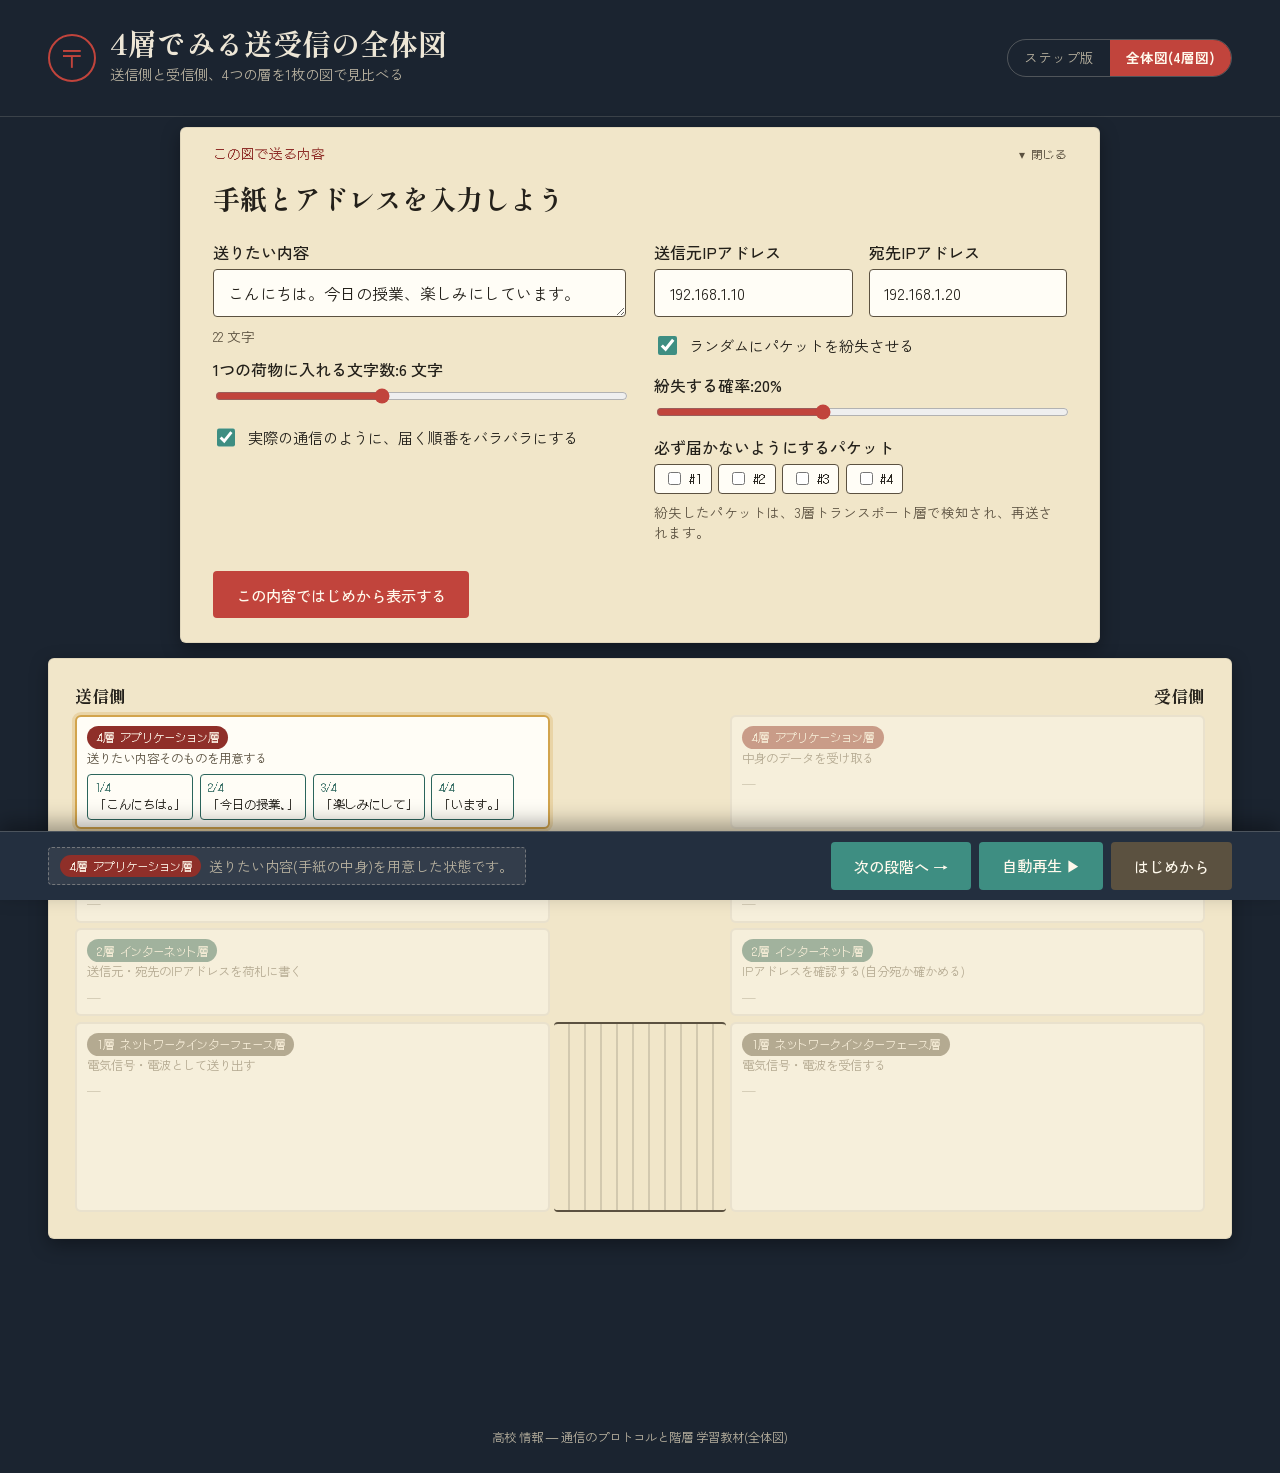
<file: index.html>
<!DOCTYPE html>
<html lang="ja">
<head>
<meta charset="UTF-8">
<meta name="viewport" content="width=device-width, initial-scale=1.0">
<title>4層でみる送受信の全体図 ― 通信のプロトコルと階層</title>
<link rel="preconnect" href="https://fonts.googleapis.com">
<link rel="preconnect" href="https://fonts.gstatic.com" crossorigin>
<link href="https://fonts.googleapis.com/css2?family=Shippori+Mincho:wght@500;700&family=Zen+Kaku+Gothic+New:wght@400;500;700&family=DotGothic16&display=swap" rel="stylesheet">
<link rel="stylesheet" href="style.css">
<link rel="stylesheet" href="layers.css">
</head>
<body class="layers-page">

<header class="app-header">
  <div class="app-header__title">
    <span class="app-header__mark">〒</span>
    <div>
      <h1>4層でみる送受信の全体図</h1>
      <p>送信側と受信側、4つの層を1枚の図で見比べる</p>
    </div>
  </div>
  <nav class="page-tabs" aria-label="ページ切り替え">
    <a class="page-tabs__item" href="steps.html">ステップ版</a>
    <span class="page-tabs__item is-active" aria-current="page">全体図(4層図)</span>
  </nav>
</header>

<main class="layers-main">

  <!-- 入力パネル(折りたたみ式・初期は閉じている) -->
  <details class="card layers-panel" id="inputPanel" open>
    <summary class="layers-panel__summary">
      <span class="card__eyebrow" style="margin:0;">この図で送る内容</span>
    </summary>
    <div class="layers-panel__body">
      <h2>手紙とアドレスを入力しよう</h2>

      <div class="layers-input-grid">
        <div class="layers-input-col">
          <label for="msgInput" class="field-label">送りたい内容</label>
          <textarea id="msgInput" maxlength="120" rows="1" placeholder="例:こんにちは。今日の授業、楽しみにしています。">こんにちは。今日の授業、楽しみにしています。</textarea>
          <p class="hint" id="msgCount">0 文字</p>

          <label for="chunkInput" class="field-label">
            1つの荷物に入れる文字数:<output id="chunkVal">6</output> 文字
          </label>
          <input type="range" id="chunkInput" min="2" max="12" value="6">

          <label class="toggle">
            <input type="checkbox" id="shuffleInput" checked>
            <span>実際の通信のように、届く順番をバラバラにする</span>
          </label>
        </div>

        <div class="layers-input-col">
          <div class="ip-fields">
            <div>
              <label for="srcInput" class="field-label">送信元IPアドレス</label>
              <input type="text" id="srcInput" value="192.168.1.10">
            </div>
            <div>
              <label for="dstInput" class="field-label">宛先IPアドレス</label>
              <input type="text" id="dstInput" value="192.168.1.20">
            </div>
          </div>

          <label class="toggle">
            <input type="checkbox" id="randomLossInput" checked>
            <span>ランダムにパケットを紛失させる</span>
          </label>
          <div class="layers-loss-rate" id="lossRateWrap">
            <label for="lossRateInput" class="field-label">
              紛失する確率:<output id="lossRateVal">20</output>%
            </label>
            <input type="range" id="lossRateInput" min="0" max="50" value="20">
          </div>

          <p class="field-label">必ず届かないようにするパケット</p>
          <div class="layers-loss-picker" id="lossPicker"></div>
          <p class="hint">紛失したパケットは、3層トランスポート層で検知され、再送されます。</p>
        </div>
      </div>

      <div class="step-nav">
        <button class="primary-btn" id="applyBtn">この内容ではじめから表示する</button>
      </div>
    </div>
  </details>

  <!-- 4層の図 -->
  <section class="card layers-diagram-card">
    <div class="layers-diagram-heads">
      <span class="layers-diagram-heads__label">送信側</span>
      <span></span>
      <span class="layers-diagram-heads__label">受信側</span>
    </div>

    <div class="layers-diagram" id="layersDiagram">

      <!-- 4層 アプリケーション層 -->
      <div class="layer-cell" data-row="send-app">
        <span class="layer-pill layer-pill--app">4層 アプリケーション層</span>
        <p class="layers-role">送りたい内容そのものを用意する</p>
        <div class="layers-packets" id="cell-send-app"></div>
      </div>
      <div class="layer-gutter"></div>
      <div class="layer-cell" data-row="receive-app">
        <span class="layer-pill layer-pill--app">4層 アプリケーション層</span>
        <p class="layers-role">中身のデータを受け取る</p>
        <div class="layers-packets" id="cell-receive-app"></div>
        <div id="finalResult" class="reassembled" hidden>
          <p class="field-label">組み立てられた内容</p>
          <p id="finalText" class="reassembled__text"></p>
          <p id="finalCheck" class="reassembled__check"></p>
        </div>
      </div>

      <!-- 3層 トランスポート層 -->
      <div class="layer-cell" data-row="send-transport">
        <span class="layer-pill layer-pill--transport">3層 トランスポート層</span>
        <p class="layers-role">分割した荷物に通し番号をつける</p>
        <div class="layers-packets" id="cell-send-transport"></div>
      </div>
      <div class="layer-gutter"></div>
      <div class="layer-cell" data-row="receive-transport">
        <span class="layer-pill layer-pill--transport">3層 トランスポート層</span>
        <p class="layers-role">通し番号を確認し、正しい順に並べ替える</p>
        <div class="layers-packets" id="cell-receive-transport"></div>
        <div id="lossAlert" class="layers-loss-alert" hidden>
          <p id="lossAlertText"></p>
          <button class="secondary-btn" id="retransmitBtn">再送する</button>
        </div>
      </div>

      <!-- 2層 インターネット層 -->
      <div class="layer-cell" data-row="send-network">
        <span class="layer-pill layer-pill--network">2層 インターネット層</span>
        <p class="layers-role">送信元・宛先のIPアドレスを荷札に書く</p>
        <div class="layers-packets" id="cell-send-network"></div>
      </div>
      <div class="layer-gutter"></div>
      <div class="layer-cell" data-row="receive-network">
        <span class="layer-pill layer-pill--network">2層 インターネット層</span>
        <p class="layers-role">IPアドレスを確認する(自分宛か確かめる)</p>
        <div class="layers-packets" id="cell-receive-network"></div>
      </div>

      <!-- 1層 ネットワークインターフェース層(伝送経路) -->
      <div class="layer-cell layer-cell--physical" data-row="send-physical">
        <span class="layer-pill layer-pill--physical">1層 ネットワークインターフェース層</span>
        <p class="layers-role">電気信号・電波として送り出す</p>
        <div class="layers-packets" id="cell-send-physical"></div>
        <p class="hint layers-order-line" id="sentOrderLine" hidden>送信順: <span id="sentOrderText"></span></p>
      </div>
      <div class="layer-gutter layer-gutter--track">
        <div class="transit__track" id="layersTrack"></div>
      </div>
      <div class="layer-cell layer-cell--physical" data-row="receive-physical">
        <span class="layer-pill layer-pill--physical">1層 ネットワークインターフェース層</span>
        <p class="layers-role">電気信号・電波を受信する</p>
        <div class="layers-packets" id="cell-receive-physical"></div>
        <p class="hint layers-order-line" id="arrivedOrderLine" hidden>到着順: <span id="arrivedOrderText"></span></p>
      </div>

    </div>
  </section>

</main>

<footer class="app-footer">
  <p>高校 情報 ― 通信のプロトコルと階層 学習教材(全体図)</p>
</footer>

<!-- 操作パネル(画面下部に常時固定表示) -->
<div class="layers-controlbar" id="controlPanel">
  <div class="layers-controlbar__inner">
    <div class="layers-current" id="currentCaption">
      <span class="layer-pill layer-pill--app" id="currentPill">4層 アプリケーション層</span>
      <span id="currentDesc">送りたい内容(手紙の中身)を用意した状態です。</span>
    </div>
    <div class="step-nav">
      <button class="secondary-btn" id="nextBtn">次の段階へ →</button>
      <button class="secondary-btn" id="autoBtn">自動再生 ▶</button>
      <button class="reset-btn" id="resetBtn">はじめから</button>
    </div>
  </div>
</div>

<script src="layers.js"></script>
</body>
</html>
</file>
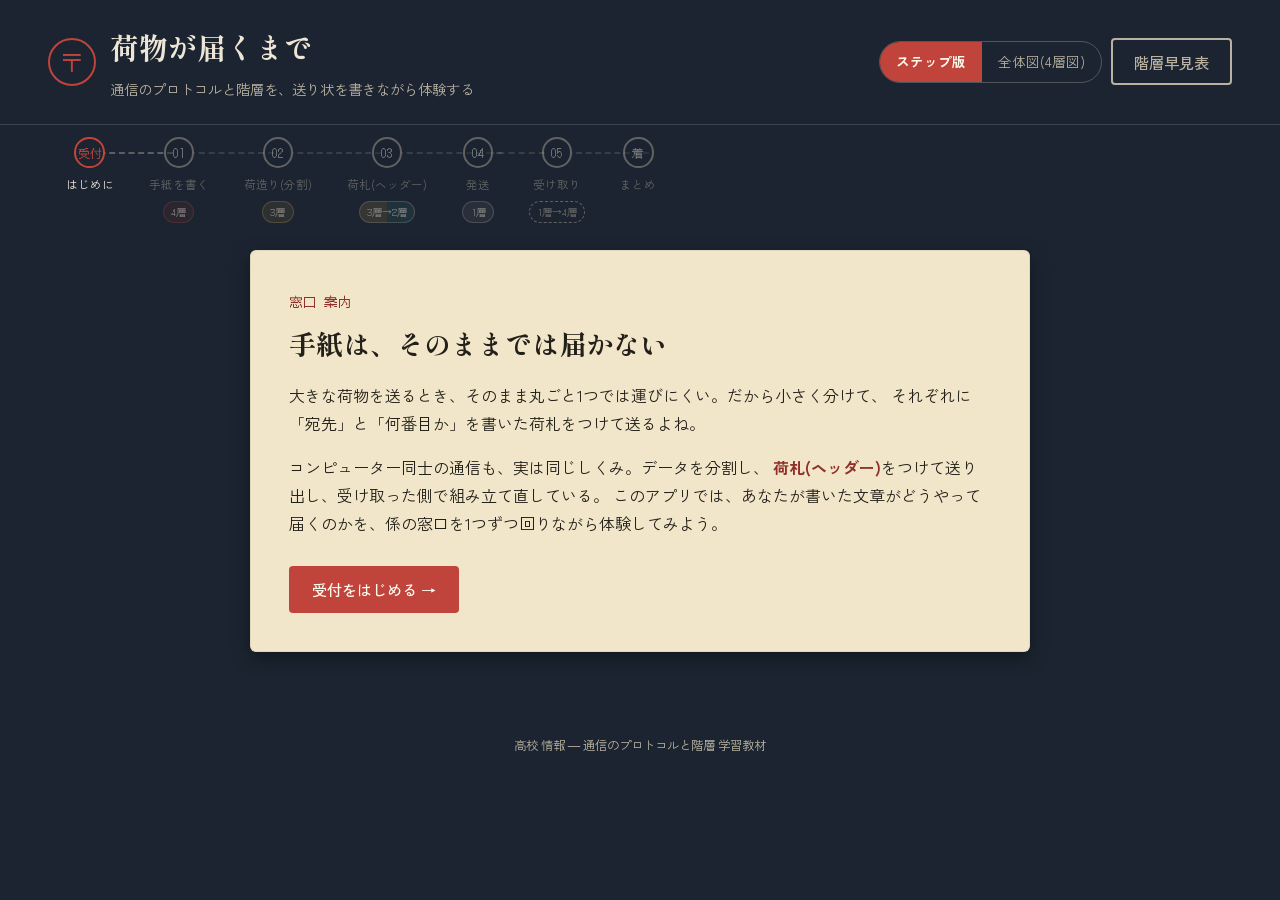
<file: steps.html>
<!DOCTYPE html>
<html lang="ja">
<head>
<meta charset="UTF-8">
<meta name="viewport" content="width=device-width, initial-scale=1.0">
<title>荷物が届くまで ― 通信のプロトコルと階層</title>
<link rel="preconnect" href="https://fonts.googleapis.com">
<link rel="preconnect" href="https://fonts.gstatic.com" crossorigin>
<link href="https://fonts.googleapis.com/css2?family=Shippori+Mincho:wght@500;700&family=Zen+Kaku+Gothic+New:wght@400;500;700&family=DotGothic16&display=swap" rel="stylesheet">
<link rel="stylesheet" href="style.css">
</head>
<body>

<header class="app-header">
  <div class="app-header__title">
    <span class="app-header__mark">〒</span>
    <div>
      <h1>荷物が届くまで</h1>
      <p>通信のプロトコルと階層を、送り状を書きながら体験する</p>
    </div>
  </div>
  <div class="app-header__actions">
    <nav class="page-tabs" aria-label="ページ切り替え">
      <span class="page-tabs__item is-active" aria-current="page">ステップ版</span>
      <a class="page-tabs__item" href="index.html">全体図(4層図)</a>
    </nav>
    <button id="layerGuideToggle" class="ghost-btn" aria-expanded="false" aria-controls="layerGuide">
      階層早見表
    </button>
  </div>
</header>

<nav class="route" aria-label="学習の手順">
  <ol id="routeList">
    <li data-step="0">
      <span class="route__stamp">受付</span><span class="route__label">はじめに</span>
    </li>
    <li data-step="1">
      <span class="route__stamp">01</span><span class="route__label">手紙を書く</span>
      <span class="route__layer" data-layer="app">4層</span>
    </li>
    <li data-step="2">
      <span class="route__stamp">02</span><span class="route__label">荷造り(分割)</span>
      <span class="route__layer" data-layer="transport">3層</span>
    </li>
    <li data-step="3">
      <span class="route__stamp">03</span><span class="route__label">荷札(ヘッダー)</span>
      <span class="route__layer" data-layer="transport-network">3層→2層</span>
    </li>
    <li data-step="4">
      <span class="route__stamp">04</span><span class="route__label">発送</span>
      <span class="route__layer" data-layer="physical">1層</span>
    </li>
    <li data-step="5">
      <span class="route__stamp">05</span><span class="route__label">受け取り</span>
      <span class="route__layer" data-layer="all">1層→4層</span>
    </li>
    <li data-step="6">
      <span class="route__stamp">着</span><span class="route__label">まとめ</span>
    </li>
  </ol>
</nav>

<aside id="layerGuide" class="layer-guide" hidden>
  <div class="layer-guide__inner">
    <h2>階層早見表</h2>
    <p class="layer-guide__note">荷物は、内側から外側へ向かって4つの係を通っていくよ。</p>
    <ul id="layerGuideList" class="layer-guide__list">
      <li data-layer="app" class="layer-card layer-card--app">
        <span class="layer-card__no">4層</span>
        <span class="layer-card__name">アプリケーション層</span>
        <span class="layer-card__role">送りたい内容(手紙の中身)そのものを用意する</span>
      </li>
      <li data-layer="transport" class="layer-card layer-card--transport">
        <span class="layer-card__no">3層</span>
        <span class="layer-card__name">トランスポート層</span>
        <span class="layer-card__role">分割した荷物に通し番号をつけ、順序を保証する</span>
      </li>
      <li data-layer="network" class="layer-card layer-card--network">
        <span class="layer-card__no">2層</span>
        <span class="layer-card__name">インターネット層</span>
        <span class="layer-card__role">送信元・宛先のIPアドレスを荷札に書く</span>
      </li>
      <li data-layer="physical" class="layer-card layer-card--physical">
        <span class="layer-card__no">1層</span>
        <span class="layer-card__name">ネットワークインターフェース層</span>
        <span class="layer-card__role">荷札付きの荷物を電気信号・電波として実際に運ぶ</span>
      </li>
    </ul>
    <button class="ghost-btn layer-guide__close" id="layerGuideClose">閉じる</button>
  </div>
</aside>

<main id="app">

  <!-- STEP 0 : イントロ -->
  <section class="step" data-step="0">
    <div class="card card--intro">
      <p class="card__eyebrow">窓口 案内</p>
      <h2>手紙は、そのままでは届かない</h2>
      <p>
        大きな荷物を送るとき、そのまま丸ごと1つでは運びにくい。だから小さく分けて、
        それぞれに「宛先」と「何番目か」を書いた荷札をつけて送るよね。
      </p>
      <p>
        コンピューター同士の通信も、実は同じしくみ。データを分割し、
        <strong>荷札(ヘッダー)</strong>をつけて送り出し、受け取った側で組み立て直している。
        このアプリでは、あなたが書いた文章がどうやって届くのかを、係の窓口を1つずつ回りながら体験してみよう。
      </p>
      <div class="step-nav">
        <button class="primary-btn" data-goto="1">受付をはじめる →</button>
      </div>
    </div>
  </section>

  <!-- STEP 1 : 入力 -->
  <section class="step" data-step="1" hidden>
    <div class="card">
      <p class="card__eyebrow">窓口 01 <span class="layer-pill layer-pill--app">4層 アプリケーション層</span></p>
      <h2>送りたい手紙を書こう</h2>
      <p>短い文章を入力してね。この文章がこのあと分割されていくよ。</p>
      <label for="messageInput" class="field-label">送りたい内容</label>
      <textarea id="messageInput" maxlength="120" rows="3" placeholder="例:こんにちは。今日の授業、楽しみにしています。"></textarea>
      <p class="hint" id="charCount">0 文字</p>
      <div class="step-nav">
        <button class="ghost-btn" data-goto="0">← 戻る</button>
        <button class="primary-btn" id="toStep2Btn">荷造りへ進む →</button>
      </div>
    </div>
  </section>

  <!-- STEP 2 : 分割 -->
  <section class="step" data-step="2" hidden>
    <div class="card">
      <p class="card__eyebrow">窓口 02 <span class="layer-pill layer-pill--transport">3層 トランスポート層</span></p>
      <h2>荷造り ― データを分割する</h2>
      <p>
        通信できる回線にも、一度に運べる量に限りがある。だから元のデータは
        いくつかの「パケット」という小包に分けて送られる。この「分割する」作業は
        トランスポート層の仕事だよ。
      </p>
      <label for="chunkSize" class="field-label">
        1つの荷物に入れる文字数:<output id="chunkSizeVal">6</output> 文字
      </label>
      <input type="range" id="chunkSize" min="2" max="12" value="6">
      <p class="hint">数字を変えると、荷物の分け方が変わる様子を見てみよう。</p>

      <div id="originalPreview" class="original-preview" aria-live="polite"></div>
      <div id="packetGrid" class="packet-grid" aria-live="polite"></div>

      <div class="step-nav">
        <button class="ghost-btn" data-goto="1">← 戻る</button>
        <button class="primary-btn" data-goto="3">荷札をつけに進む →</button>
      </div>
    </div>
  </section>

  <!-- STEP 3 : ヘッダー付与 -->
  <section class="step" data-step="3" hidden>
    <div class="card">
      <p class="card__eyebrow">窓口 03 <span id="step3LayerBadge" class="layer-pill layer-pill--transport">3層 トランスポート層</span></p>
      <h2>荷札 ― ヘッダーをつける</h2>
      <p>
        それぞれの荷物に、内側から外側へ順番に荷札(ヘッダー)を重ねていくよ。
        荷札をつける作業も、その荷札の種類によって担当する層が変わる。
        まず<strong>トランスポート層</strong>が通し番号をつけ、次に<strong>インターネット層</strong>がIPアドレスをつける。
      </p>

      <div class="ip-fields">
        <div>
          <label for="srcIp" class="field-label">送信元IPアドレス(自分)</label>
          <input type="text" id="srcIp" value="192.168.1.10">
        </div>
        <div>
          <label for="dstIp" class="field-label">宛先IPアドレス(相手)</label>
          <input type="text" id="dstIp" value="192.168.1.20">
        </div>
      </div>

      <div class="build-demo">
        <p class="field-label">まずは1つ目の荷物で、荷札の重ね方を確認しよう</p>
        <div id="buildStage" class="build-stage"></div>
        <div class="build-controls">
          <button class="secondary-btn" id="wrapStepBtn">次の荷札をつける</button>
          <span id="buildStatus" class="hint"></span>
        </div>
      </div>

      <div id="allPacketsWrap" class="all-packets" hidden>
        <p class="field-label">残りの荷物にも、同じルールで荷札がついたよ</p>
        <div id="allPacketsGrid" class="packet-grid packet-grid--sealed"></div>
      </div>

      <div class="step-nav">
        <button class="ghost-btn" data-goto="2">← 戻る</button>
        <button class="primary-btn" id="toStep4Btn" disabled>発送窓口へ進む →</button>
      </div>
    </div>
  </section>

  <!-- STEP 4 : 送信 -->
  <section class="step" data-step="4" hidden>
    <div class="card">
      <p class="card__eyebrow">窓口 04 <span class="layer-pill layer-pill--physical">1層 ネットワークインターフェース層</span></p>
      <h2>発送 ― ネットワークへ送り出す</h2>
      <p>
        荷札のついた荷物は、ネットワークインターフェース層によって電気信号や電波として
        ケーブルや無線に乗せられる。通り道は1本とは限らず、荷物ごとに届く速さが変わることもある。
      </p>

      <label class="toggle">
        <input type="checkbox" id="shuffleToggle" checked>
        <span>実際の通信のように、届く順番をバラバラにする</span>
      </label>

      <div class="transit">
        <div class="transit__node transit__node--sender">
          <span class="transit__label">送信側</span>
          <span class="transit__ip" id="senderIpLabel">192.168.1.10</span>
        </div>
        <div class="transit__track" id="transitTrack"></div>
        <div class="transit__node transit__node--receiver">
          <span class="transit__label">受信側</span>
          <span class="transit__ip" id="receiverIpLabel">192.168.1.20</span>
        </div>
      </div>

      <p class="hint">受信側に届いた荷物は消えずに、そのままトラックの右端に残るよ。</p>
      <div id="arrivalOrderBox" class="arrival-order" hidden>
        <span class="field-label" style="margin:0;">到着した順番:</span>
        <span id="arrivalOrderText" class="arrival-order__text"></span>
      </div>

      <div class="step-nav">
        <button class="ghost-btn" data-goto="3">← 戻る</button>
        <button class="secondary-btn" id="sendBtn">荷物を送り出す</button>
        <button class="primary-btn" id="toStep5Btn" disabled>受け取り窓口へ進む →</button>
      </div>
    </div>
  </section>

  <!-- STEP 5 : 受信・復元 -->
  <section class="step" data-step="5" hidden>
    <div class="card">
      <p class="card__eyebrow">窓口 05 <span class="layer-pill layer-pill--all">1層→4層 を逆にたどる</span></p>
      <h2>受け取り ― 荷札をはがして組み立てる</h2>
      <p>
        届いた荷物は、送られてきた順とは限らない。荷札を外側からはがして中身を確かめ、
        「通し番号」を見て正しい順番に並べ替えてから、最後に中身をつなげよう。
        受け取る側は、送るときと<strong>逆の順番</strong>で層を1つずつ通っていくよ。
      </p>

      <ol class="layer-flow">
        <li class="layer-flow__item" data-layer="physical">
          <span class="layer-flow__no">①</span>
          <span class="layer-pill layer-pill--physical">1層 ネットワークインターフェース層</span>
          <span class="layer-flow__desc">電気信号・電波を受信する</span>
        </li>
        <li class="layer-flow__item" data-layer="network">
          <span class="layer-flow__no">②</span>
          <span class="layer-pill layer-pill--network">2層 インターネット層</span>
          <span class="layer-flow__desc">荷札をはがしてIPアドレスを確認する(自分宛か確かめる)</span>
        </li>
        <li class="layer-flow__item" data-layer="transport">
          <span class="layer-flow__no">③</span>
          <span class="layer-pill layer-pill--transport">3層 トランスポート層</span>
          <span class="layer-flow__desc">荷札をはがして通し番号を確認し、正しい順に並べ替える</span>
        </li>
        <li class="layer-flow__item" data-layer="app">
          <span class="layer-flow__no">④</span>
          <span class="layer-pill layer-pill--app">4層 アプリケーション層</span>
          <span class="layer-flow__desc">中身のデータを受け取る</span>
        </li>
      </ol>

      <p class="hint">荷物をクリックすると、荷札が1枚ずつはがれていくよ(②→③の順)。</p>

      <div id="inboxGrid" class="packet-grid packet-grid--inbox"></div>

      <div class="step-nav step-nav--wrap">
        <button class="ghost-btn" data-goto="4">← 戻る</button>
        <button class="secondary-btn" id="peelAllBtn">全部の荷札をはがす</button>
        <button class="secondary-btn" id="sortBtn" disabled>通し番号順に並べ替える</button>
      </div>
      <p class="hint">
        「通し番号順に並べ替える」のは
        <span class="layer-pill layer-pill--transport">3層 トランスポート層</span>
        の仕事だよ。
      </p>

      <div id="reassembled" class="reassembled" hidden>
        <p class="field-label">組み立てられた内容</p>
        <p id="reassembledText" class="reassembled__text"></p>
        <p id="reassembledCheck" class="reassembled__check"></p>
      </div>

      <div class="step-nav">
        <button class="primary-btn" id="toStep6Btn" disabled>まとめへ進む →</button>
      </div>
    </div>
  </section>

  <!-- STEP 6 : まとめ・クイズ -->
  <section class="step" data-step="6" hidden>
    <div class="card">
      <p class="card__eyebrow">窓口 着</p>
      <h2>まとめ ― 階層の役割をふりかえる</h2>

      <table class="summary-table">
        <thead>
          <tr><th>層</th><th>名前</th><th>この体験での役割</th></tr>
        </thead>
        <tbody>
          <tr><td>4層</td><td>アプリケーション層</td><td>送りたい内容そのものを用意する</td></tr>
          <tr><td>3層</td><td>トランスポート層</td><td>分割した荷物に通し番号をつけ、順序を保証する</td></tr>
          <tr><td>2層</td><td>インターネット層</td><td>送信元・宛先のIPアドレスを荷札に書く</td></tr>
          <tr><td>1層</td><td>ネットワークインターフェース層</td><td>荷札付きの荷物を電気信号・電波として実際に運ぶ</td></tr>
        </tbody>
      </table>

      <h3 class="quiz-heading">確認クイズ</h3>
      <div id="quiz" class="quiz"></div>
      <p id="quizScore" class="hint"></p>

      <div class="step-nav">
        <button class="ghost-btn" data-goto="0" id="restartBtn">もう一度はじめから体験する</button>
      </div>
    </div>
  </section>

</main>

<footer class="app-footer">
  <p>高校 情報 ― 通信のプロトコルと階層 学習教材</p>
</footer>

<script src="script.js"></script>
</body>
</html>
</file>
<file: style.css>
/* ===========================================================
   トークン
   =========================================================== */
:root {
  --bg-void: #1b2430;
  --bg-void-soft: #232f3f;
  --surface-paper: #f1e6c9;
  --surface-paper-dim: #e6d8b3;
  --ink: #23201a;
  --ink-soft: #5b5140;
  --accent-stamp: #c1443c;
  --accent-stamp-dark: #8f2f29;
  --accent-teal: #3e8e82;
  --accent-teal-dark: #2b655c;
  --accent-gold: #d2a44c;
  --text-light: #ede6d6;
  --text-light-dim: #b9b2a0;

  --font-display: "Shippori Mincho", serif;
  --font-body: "Zen Kaku Gothic New", sans-serif;
  --font-data: "DotGothic16", monospace;

  --radius-paper: 6px;
  --shadow-paper: 0 6px 18px rgba(0, 0, 0, 0.35);
}

@media (prefers-reduced-motion: reduce) {
  *, *::before, *::after {
    animation-duration: 0.001ms !important;
    animation-iteration-count: 1 !important;
    transition-duration: 0.001ms !important;
  }
}

* { box-sizing: border-box; }

html, body {
  margin: 0;
  padding: 0;
  background: var(--bg-void);
  color: var(--text-light);
  font-family: var(--font-body);
  line-height: 1.75;
}

h1, h2, h3 {
  font-family: var(--font-display);
  font-weight: 700;
  margin: 0 0 0.5em;
  color: var(--ink);
}

p { margin: 0 0 1em; }

button {
  font-family: var(--font-body);
  cursor: pointer;
}

button:focus-visible,
input:focus-visible,
textarea:focus-visible,
a:focus-visible {
  outline: 3px solid var(--accent-gold);
  outline-offset: 2px;
}

/* ===========================================================
   ヘッダー
   =========================================================== */
.app-header {
  display: flex;
  align-items: center;
  justify-content: space-between;
  gap: 1rem;
  padding: 1.4rem clamp(1rem, 4vw, 3rem);
  border-bottom: 1px solid rgba(237, 230, 214, 0.15);
}

.app-header__title {
  display: flex;
  align-items: center;
  gap: 0.9rem;
}

.app-header__mark {
  display: grid;
  place-items: center;
  width: 3rem;
  height: 3rem;
  border: 2px solid var(--accent-stamp);
  border-radius: 50%;
  color: var(--accent-stamp);
  font-size: 1.5rem;
  font-family: var(--font-display);
  flex-shrink: 0;
}

.app-header h1 {
  color: var(--text-light);
  font-size: clamp(1.3rem, 2.6vw, 1.8rem);
  margin: 0;
}

.app-header__title p {
  margin: 0.2rem 0 0;
  color: var(--text-light-dim);
  font-size: 0.9rem;
}

/* ===========================================================
   ルート(進行状況)
   =========================================================== */
.route {
  padding: 0.8rem clamp(1rem, 4vw, 3rem) 1.2rem;
  overflow-x: auto;
}

.route ol {
  display: flex;
  list-style: none;
  margin: 0;
  padding: 0;
  gap: 0;
  min-width: max-content;
  position: relative;
}

.route li {
  display: flex;
  flex-direction: column;
  align-items: center;
  gap: 0.4rem;
  padding: 0 1.1rem;
  position: relative;
  opacity: 0.45;
}

.route li:not(:last-child)::after {
  content: "";
  position: absolute;
  top: 0.9rem;
  left: 50%;
  width: 100%;
  border-top: 2px dashed rgba(237, 230, 214, 0.3);
  z-index: 0;
}

.route li.is-current,
.route li.is-done {
  opacity: 1;
}

.route__stamp {
  display: grid;
  place-items: center;
  width: 1.9rem;
  height: 1.9rem;
  border-radius: 50%;
  border: 2px solid var(--text-light-dim);
  font-family: var(--font-data);
  font-size: 0.75rem;
  background: var(--bg-void);
  z-index: 1;
}

.route li.is-current .route__stamp {
  border-color: var(--accent-stamp);
  color: var(--accent-stamp);
}

.route li.is-done .route__stamp {
  border-color: var(--accent-teal);
  color: var(--accent-teal);
  background: var(--bg-void-soft);
}

.route__label {
  font-size: 0.72rem;
  white-space: nowrap;
  color: var(--text-light-dim);
}

.route li.is-current .route__label { color: var(--text-light); }

/* 窓口 ⇔ 層 の対応ピル(進行状況バー用) */
.route__layer {
  font-family: var(--font-data);
  font-size: 0.62rem;
  padding: 0.1rem 0.45rem;
  border-radius: 999px;
  white-space: nowrap;
  border: 1px solid transparent;
  z-index: 1;
}

.route__layer[data-layer="app"] {
  background: rgba(193, 68, 60, 0.22);
  border-color: rgba(193, 68, 60, 0.6);
  color: #f3d3d0;
}
.route__layer[data-layer="transport"] {
  background: rgba(210, 164, 76, 0.22);
  border-color: rgba(210, 164, 76, 0.6);
  color: #f6e6c6;
}
.route__layer[data-layer="network"] {
  background: rgba(62, 142, 130, 0.25);
  border-color: rgba(62, 142, 130, 0.6);
  color: #cfe9e3;
}
.route__layer[data-layer="physical"] {
  background: rgba(237, 230, 214, 0.14);
  border-color: rgba(237, 230, 214, 0.4);
  color: var(--text-light);
}
.route__layer[data-layer="transport-network"] {
  background: linear-gradient(90deg, rgba(210, 164, 76, 0.32) 50%, rgba(62, 142, 130, 0.32) 50%);
  border-color: rgba(237, 230, 214, 0.4);
  color: var(--text-light);
}
.route__layer[data-layer="all"] {
  background: transparent;
  border: 1px dashed var(--text-light-dim);
  color: var(--text-light-dim);
}

/* ===========================================================
   カード(紙)
   =========================================================== */
main { padding: 0.5rem clamp(1rem, 4vw, 3rem) 4rem; }

.card {
  background: var(--surface-paper);
  color: var(--ink);
  border-radius: var(--radius-paper);
  box-shadow: var(--shadow-paper);
  padding: clamp(1.4rem, 4vw, 2.4rem);
  max-width: 780px;
  margin: 0 auto;
  border: 1px solid rgba(35, 32, 26, 0.08);
}

.card--intro { text-align: left; }

.card__eyebrow {
  font-family: var(--font-data);
  color: var(--accent-stamp-dark);
  font-size: 0.85rem;
  margin-bottom: 0.4rem;
  display: flex;
  align-items: center;
  gap: 0.6rem;
  flex-wrap: wrap;
}

/* 層バッジ(紙のカード上で使う、はっきりした色) */
.layer-pill {
  display: inline-flex;
  align-items: center;
  font-family: var(--font-data);
  font-size: 0.7rem;
  padding: 0.2rem 0.6rem;
  border-radius: 999px;
  color: #fff9ec;
  white-space: nowrap;
}

.layer-pill--app { background: var(--accent-stamp-dark); }
.layer-pill--transport { background: var(--accent-gold); color: var(--ink); }
.layer-pill--network { background: var(--accent-teal-dark); }
.layer-pill--physical { background: var(--ink-soft); }
.layer-pill--all {
  background: transparent;
  border: 1.5px dashed var(--ink-soft);
  color: var(--ink-soft);
}

.card h2 { font-size: clamp(1.3rem, 3vw, 1.7rem); }

.card strong { color: var(--accent-stamp-dark); }

/* ===========================================================
   フォーム部品
   =========================================================== */
.field-label {
  display: block;
  font-weight: 500;
  margin: 1.1rem 0 0.4rem;
}

textarea, input[type="text"] {
  width: 100%;
  font-family: var(--font-body);
  font-size: 1rem;
  padding: 0.7rem 0.9rem;
  border-radius: 4px;
  border: 1.5px solid var(--ink-soft);
  background: #fffdf6;
  color: var(--ink);
  resize: vertical;
}

input[type="range"] {
  width: 100%;
  accent-color: var(--accent-stamp);
}

.hint {
  font-size: 0.85rem;
  color: var(--ink-soft);
  margin: 0.4rem 0 0;
}

.ip-fields {
  display: grid;
  grid-template-columns: 1fr 1fr;
  gap: 1rem;
}

@media (max-width: 560px) {
  .ip-fields { grid-template-columns: 1fr; }
}

.toggle {
  display: flex;
  align-items: center;
  gap: 0.6rem;
  font-size: 0.95rem;
  margin: 1rem 0;
  cursor: pointer;
}

.toggle input { width: 1.15rem; height: 1.15rem; accent-color: var(--accent-teal); }

/* ===========================================================
   ボタン
   =========================================================== */
.step-nav {
  display: flex;
  gap: 0.7rem;
  margin-top: 1.8rem;
  flex-wrap: wrap;
}

.step-nav--wrap { margin-top: 1.2rem; }

.primary-btn, .secondary-btn, .ghost-btn {
  border-radius: 4px;
  padding: 0.65rem 1.3rem;
  font-size: 0.95rem;
  font-weight: 500;
  border: 2px solid transparent;
  transition: transform 0.12s ease, background 0.15s ease;
}

.primary-btn {
  background: var(--accent-stamp);
  color: #fff9ec;
}
.primary-btn:hover:not(:disabled) { background: var(--accent-stamp-dark); }

.secondary-btn {
  background: var(--accent-teal);
  color: #fff9ec;
}
.secondary-btn:hover:not(:disabled) { background: var(--accent-teal-dark); }

.ghost-btn {
  background: transparent;
  border-color: currentColor;
  color: var(--ink-soft);
}
.card .ghost-btn { color: var(--ink-soft); }
.app-header__actions {
  display: flex;
  align-items: center;
  gap: 0.6rem;
  flex-wrap: wrap;
}

/* ページ切り替えタブ(ステップ版 ⇔ 全体図)。両ページ共通。 */
.page-tabs {
  display: inline-flex;
  border: 1.5px solid rgba(237, 230, 214, 0.25);
  border-radius: 999px;
  overflow: hidden;
}

.page-tabs__item {
  padding: 0.5rem 1rem;
  font-size: 0.85rem;
  color: var(--text-light-dim);
  text-decoration: none;
  white-space: nowrap;
  transition: background 0.15s ease, color 0.15s ease;
}

a.page-tabs__item:hover {
  color: var(--text-light);
  background: rgba(237, 230, 214, 0.08);
}

.page-tabs__item.is-active {
  background: var(--accent-stamp);
  color: #fff9ec;
  font-weight: 700;
}

a.ghost-btn {
  display: inline-block;
  text-decoration: none;
}

.app-header .ghost-btn { color: var(--text-light-dim); }
.ghost-btn:hover { color: var(--ink); border-color: var(--ink); }

button:disabled {
  opacity: 0.4;
  cursor: not-allowed;
}

button:active:not(:disabled) { transform: translateY(1px); }

/* ===========================================================
   分割プレビュー
   =========================================================== */
.original-preview {
  font-family: var(--font-data);
  background: #fffdf6;
  border: 1.5px dashed var(--ink-soft);
  border-radius: 4px;
  padding: 0.8rem;
  margin: 1rem 0;
  word-break: break-all;
  font-size: 1.05rem;
}

.packet-grid {
  display: flex;
  flex-wrap: wrap;
  gap: 0.8rem;
  margin: 1rem 0;
}

.packet-chip {
  font-family: var(--font-data);
  background: #fffdf6;
  border: 1.5px solid var(--accent-teal-dark);
  color: var(--ink);
  border-radius: 4px;
  padding: 0.5rem 0.7rem;
  font-size: 0.95rem;
  min-width: 3.5rem;
  text-align: center;
  position: relative;
}

.packet-chip__no {
  display: block;
  font-size: 0.68rem;
  color: var(--accent-teal-dark);
  margin-bottom: 0.2rem;
}

/* ===========================================================
   荷札(ヘッダー)の入れ子構造
   =========================================================== */
.parcel {
  border-radius: 6px;
  padding: 0.8rem;
  position: relative;
  transition: padding 0.25s ease, background 0.25s ease;
}

.parcel__tag {
  display: inline-block;
  font-family: var(--font-data);
  font-size: 0.72rem;
  padding: 0.15rem 0.5rem;
  border-radius: 3px;
  margin-bottom: 0.4rem;
  color: #fff9ec;
}

.parcel__body { font-size: 0.9rem; }

.parcel--network {
  background: #d9e6e4;
  border: 2px dashed var(--accent-teal-dark);
}
.parcel--network > .parcel__tag { background: var(--accent-teal-dark); }

.parcel--transport {
  background: #ecdcc2;
  border: 2px dashed var(--accent-gold);
  margin-top: 0.5rem;
}
.parcel--transport > .parcel__tag { background: var(--accent-gold); color: var(--ink); }

.parcel--data {
  background: #fffdf6;
  border: 2px solid var(--accent-stamp-dark);
  margin-top: 0.5rem;
  font-family: var(--font-data);
  clip-path: polygon(
    0 8px, 8px 0, calc(100% - 8px) 0, 100% 8px,
    100% calc(100% - 8px), calc(100% - 8px) 100%,
    8px 100%, 0 calc(100% - 8px)
  );
}
.parcel--data > .parcel__tag { background: var(--accent-stamp-dark); }

.build-stage { max-width: 320px; }

.build-controls {
  display: flex;
  align-items: center;
  gap: 0.9rem;
  margin-top: 0.8rem;
  flex-wrap: wrap;
}

.all-packets { margin-top: 1.6rem; }

.packet-grid--sealed .parcel { max-width: 220px; }

/* ===========================================================
   送信アニメーション(発送窓口)
   =========================================================== */
.transit {
  display: grid;
  grid-template-columns: auto 1fr auto;
  align-items: center;
  gap: 0.8rem;
  margin: 1.4rem 0;
}

.transit__node {
  display: flex;
  flex-direction: column;
  align-items: center;
  gap: 0.2rem;
  font-size: 0.8rem;
  color: var(--ink-soft);
}

.transit__label { font-weight: 700; color: var(--ink); }
.transit__ip { font-family: var(--font-data); }

.transit__track {
  position: relative;
  height: 90px;
  background: repeating-linear-gradient(
    to right, transparent 0 14px, rgba(35,32,26,0.15) 14px 16px
  );
  border-top: 2px solid var(--ink-soft);
  border-bottom: 2px solid var(--ink-soft);
  overflow: hidden;
  border-radius: 4px;
}

.envelope {
  position: absolute;
  top: 50%;
  left: 0;
  width: 42px;
  height: 28px;
  transform: translate(-46px, -50%);
  background: var(--accent-stamp);
  border-radius: 3px;
  font-family: var(--font-data);
  color: #fff9ec;
  font-size: 0.58rem;
  line-height: 1.15;
  display: grid;
  place-items: center;
  text-align: center;
  white-space: pre;
}

.envelope.is-flying {
  animation-name: flyAcross;
  animation-timing-function: linear;
  animation-fill-mode: forwards;
}

.envelope.has-arrived {
  background: var(--accent-teal-dark);
  box-shadow: 0 0 0 2px var(--accent-gold);
  z-index: 2;
}

@keyframes flyAcross {
  from { left: 0; }
  to { left: 100%; }
}

/* ===========================================================
   層の流れ図(受け取り窓口の案内)
   =========================================================== */
.layer-flow {
  list-style: none;
  margin: 1rem 0;
  padding: 0;
  display: flex;
  flex-direction: column;
  gap: 0.55rem;
  border-left: 3px dashed var(--ink-soft);
  padding-left: 1rem;
}

.layer-flow__item {
  display: flex;
  align-items: center;
  gap: 0.6rem;
  flex-wrap: wrap;
  font-size: 0.88rem;
}

.layer-flow__no {
  font-family: var(--font-data);
  color: var(--ink-soft);
  flex-shrink: 0;
}

.layer-flow__desc { color: var(--ink-soft); }

/* ===========================================================
   到着順の記録(発送窓口)
   =========================================================== */
.arrival-order {
  margin-top: 0.6rem;
  font-size: 0.85rem;
}

.arrival-order__text {
  font-family: var(--font-data);
  color: var(--ink-soft);
  margin-left: 0.4rem;
}

/* ===========================================================
   受信トレイ(受け取り窓口)
   =========================================================== */
.packet-grid--inbox .inbox-item {
  flex: 1 1 210px;
  max-width: 240px;
}

.packet-grid--inbox .parcel {
  cursor: pointer;
}

.parcel--sealed {
  background: var(--bg-void-soft);
  border: 2px solid var(--text-light-dim);
  color: var(--text-light);
  display: grid;
  place-items: center;
  min-height: 70px;
  font-family: var(--font-data);
}

.parcel--sealed .parcel__tag {
  background: var(--text-light-dim);
  color: var(--ink);
}

.reassembled {
  margin-top: 1.6rem;
  padding: 1rem;
  background: #fffdf6;
  border: 1.5px dashed var(--accent-stamp-dark);
  border-radius: 4px;
}

.reassembled__text {
  font-family: var(--font-data);
  font-size: 1.1rem;
  word-break: break-all;
}

.reassembled__check { font-weight: 700; }
.reassembled__check.is-ok { color: var(--accent-teal-dark); }
.reassembled__check.is-ng { color: var(--accent-stamp-dark); }

/* ===========================================================
   まとめ・クイズ
   =========================================================== */
.summary-table {
  width: 100%;
  border-collapse: collapse;
  margin: 1rem 0 1.8rem;
  font-size: 0.9rem;
}

.summary-table th, .summary-table td {
  border-bottom: 1px solid rgba(35, 32, 26, 0.2);
  padding: 0.6rem 0.5rem;
  text-align: left;
}

.summary-table th { font-family: var(--font-data); color: var(--ink-soft); }

.quiz-heading { margin-top: 0.5rem; }

.quiz-item {
  margin-bottom: 1.6rem;
  padding-bottom: 1.2rem;
  border-bottom: 1px dashed rgba(35, 32, 26, 0.2);
}

.quiz-item p { font-weight: 500; }

.quiz-options {
  display: flex;
  flex-direction: column;
  gap: 0.5rem;
}

.quiz-option {
  text-align: left;
  background: #fffdf6;
  border: 1.5px solid var(--ink-soft);
  border-radius: 4px;
  padding: 0.6rem 0.8rem;
  color: var(--ink);
}

.quiz-option:hover:not(:disabled) { border-color: var(--accent-stamp); }
.quiz-option.is-correct { background: #dcefe9; border-color: var(--accent-teal-dark); }
.quiz-option.is-wrong { background: #f4dcd9; border-color: var(--accent-stamp-dark); }

.quiz-feedback {
  margin-top: 0.5rem;
  font-size: 0.9rem;
}

/* ===========================================================
   階層早見表(ドロワー)
   =========================================================== */
.layer-guide {
  position: fixed;
  top: 0;
  right: 0;
  height: 100vh;
  width: min(320px, 88vw);
  background: var(--bg-void-soft);
  border-left: 1px solid rgba(237, 230, 214, 0.2);
  box-shadow: -8px 0 24px rgba(0, 0, 0, 0.4);
  z-index: 20;
  overflow-y: auto;
}

.layer-guide__inner { padding: 1.4rem; }
.layer-guide h2 { color: var(--text-light); font-size: 1.2rem; }
.layer-guide__note { color: var(--text-light-dim); font-size: 0.85rem; }

.layer-guide__list {
  list-style: none;
  padding: 0;
  margin: 1rem 0;
  display: flex;
  flex-direction: column;
  gap: 0.7rem;
}

.layer-card {
  border-radius: 5px;
  padding: 0.7rem 0.8rem;
  display: flex;
  flex-direction: column;
  gap: 0.15rem;
  border: 2px solid transparent;
  transition: border-color 0.2s ease, transform 0.2s ease;
}

.layer-card__no {
  font-family: var(--font-data);
  font-size: 0.72rem;
  color: var(--text-light-dim);
}

.layer-card__name { font-weight: 700; color: var(--text-light); }
.layer-card__role { font-size: 0.82rem; color: var(--text-light-dim); }

.layer-card--app { background: rgba(193, 68, 60, 0.18); }
.layer-card--transport { background: rgba(210, 164, 76, 0.18); }
.layer-card--network { background: rgba(62, 142, 130, 0.18); }
.layer-card--physical { background: rgba(237, 230, 214, 0.1); }

.layer-card.is-active {
  border-color: var(--accent-gold);
  transform: translateX(-4px);
}

.layer-guide__close { margin-top: 0.5rem; }

/* ===========================================================
   フッター
   =========================================================== */
.app-footer {
  text-align: center;
  padding: 1.2rem;
  color: var(--text-light-dim);
  font-size: 0.78rem;
}

/* step の表示切替 */
.step[hidden] { display: none; }
</file>
<file: layers.css>
/* layers.css は style.css のトークン・部品(layer-pill, packet-chip,
   transit__track, envelope, card, ボタン等)を前提に、
   4層の全体図(layers.html)に固有のレイアウトだけを追加する。 */

/* ===========================================================
   ① 行間・余白を詰める(全体図ページ専用。style.cssの既定値より
   優先されるよう、クラスセレクタで上書きする)
   =========================================================== */
.layers-page { line-height: 1.45; }
.layers-page p { margin: 0 0 0.6em; }
.layers-page .field-label { margin: 0.7rem 0 0.3rem; }
.layers-page .hint { margin: 0.3rem 0 0; }
.layers-page .card__eyebrow { margin-bottom: 0.2rem; }
.layers-page .card h2 { margin: 0 0 0.4em; }

.layers-main {
  padding: 0.6rem clamp(1rem, 4vw, 3rem) 1.2rem;
  display: flex;
  flex-direction: column;
  gap: 0.9rem;
  /* 画面下部の固定操作バーに隠れないよう、余白を確保しておく */
  padding-bottom: clamp(120px, 22vh, 170px);
}

.layers-panel {
  max-width: 920px;
  width: 100%;
  margin: 0 auto;
  padding: 0;
  overflow: hidden;
}

.layers-diagram-card {
  max-width: 1680px;
  width: 100%;
  margin: 0 auto;
  padding: clamp(1rem, 3vw, 1.6rem);
}

/* ===========================================================
   折りたたみパネル(入力欄)
   =========================================================== */
.layers-panel__summary {
  display: flex;
  align-items: center;
  justify-content: space-between;
  gap: 0.8rem;
  list-style: none;
  cursor: pointer;
  padding: clamp(0.7rem, 2vw, 1rem) clamp(1.2rem, 4vw, 2rem);
  user-select: none;
}

.layers-panel__summary::-webkit-details-marker { display: none; }
.layers-panel__summary::marker { content: ""; }

.layers-panel__summary::after {
  content: "▸ 開く";
  font-family: var(--font-data);
  font-size: 0.75rem;
  color: var(--ink-soft);
  flex-shrink: 0;
}

.layers-panel[open] .layers-panel__summary::after { content: "▾ 閉じる"; }

.layers-panel__body {
  padding: 0 clamp(1.2rem, 4vw, 2rem) clamp(1rem, 3vw, 1.5rem);
}

.layers-panel__body h2 { margin-top: 0; }

/* 入力パネルを2カラムに(狭い画面では1カラムに戻す) */
.layers-input-grid {
  display: grid;
  grid-template-columns: 1fr 1fr;
  gap: 0 1.8rem;
}

@media (max-width: 720px) {
  .layers-input-grid { grid-template-columns: 1fr; }
}

/* ===========================================================
   パケット紛失シミュレーションの設定(入力パネル内)
   =========================================================== */
.layers-loss-rate { margin: 0.3rem 0 0.6rem; }

.layers-loss-picker {
  display: flex;
  flex-wrap: wrap;
  gap: 0.4rem;
  margin: 0.3rem 0 0.6rem;
}

.layers-loss-check {
  display: inline-flex;
  align-items: center;
  gap: 0.3rem;
  font-family: var(--font-data);
  font-size: 0.85rem;
  background: #fffdf6;
  border: 1.5px solid var(--ink-soft);
  border-radius: 4px;
  padding: 0.25rem 0.55rem;
  cursor: pointer;
}

.layers-loss-check input { accent-color: var(--accent-stamp); }

/* ===========================================================
   3層トランスポート層 ― 欠けの検知・再送アラート
   =========================================================== */
.layers-loss-alert {
  margin-top: 0.5rem;
  padding: 0.6rem 0.7rem;
  background: #f4dcd9;
  border: 1.5px dashed var(--accent-stamp-dark);
  border-radius: 4px;
}

.layers-loss-alert p {
  margin: 0 0 0.5rem;
  font-size: 0.85rem;
  color: var(--accent-stamp-dark);
  font-weight: 700;
}

/* ===========================================================
   ⑤ 操作パネル(画面下部に常時固定表示するバー)
   =========================================================== */
.layers-controlbar {
  position: fixed;
  left: 0;
  right: 0;
  bottom: 0;
  z-index: 30;
  background: var(--bg-void-soft);
  border-top: 1px solid rgba(237, 230, 214, 0.2);
  box-shadow: 0 -8px 20px rgba(0, 0, 0, 0.35);
  padding: 0.6rem clamp(1rem, 4vw, 3rem);
}

.layers-controlbar__inner {
  max-width: 1680px;
  margin: 0 auto;
  display: flex;
  align-items: center;
  justify-content: space-between;
  gap: 0.8rem;
  flex-wrap: wrap;
}

.layers-controlbar .step-nav { margin: 0; gap: 0.5rem; }

/* 「はじめから」ボタン ― 通常はしっかりした背景色で他のボタンと区別する */
.reset-btn {
  border-radius: 4px;
  padding: 0.65rem 1.3rem;
  font-size: 0.95rem;
  font-weight: 500;
  border: 2px solid transparent;
  background: var(--ink-soft);
  color: #fff9ec;
  transition: background 0.15s ease, transform 0.12s ease, box-shadow 0.15s ease;
}

.reset-btn:hover:not(:disabled) { background: var(--accent-stamp-dark); }
.reset-btn:active:not(:disabled) { transform: translateY(1px); }

/* 全段階が完了したときは、金色系で目立たせ、文字も変える */
.reset-btn.is-complete {
  background: var(--accent-gold);
  color: var(--ink);
  box-shadow: 0 0 0 3px rgba(210, 164, 76, 0.35);
}

.reset-btn.is-complete:hover:not(:disabled) { background: #dfae52; }

.layers-current {
  display: flex;
  align-items: center;
  gap: 0.5rem;
  flex-wrap: wrap;
  background: rgba(237, 230, 214, 0.08);
  border: 1.5px dashed rgba(237, 230, 214, 0.35);
  border-radius: 4px;
  padding: 0.4rem 0.7rem;
  color: var(--text-light);
  font-size: 0.88rem;
  max-width: 640px;
}

#currentDesc { color: var(--text-light-dim); }

@media (max-width: 720px) {
  .layers-controlbar__inner { justify-content: center; }
  .layers-current { max-width: 100%; }
}

/* ===========================================================
   4層の図(グリッド)
   =========================================================== */
.layers-diagram-heads {
  display: grid;
  grid-template-columns: 1fr 180px 1fr;
  margin-bottom: 0.4rem;
}

.layers-diagram-heads__label {
  font-family: var(--font-display);
  font-weight: 700;
  font-size: 1.05rem;
}

.layers-diagram-heads__label:last-child { text-align: right; }

.layers-diagram {
  display: grid;
  grid-template-columns: 1fr 180px 1fr;
  gap: 0.35rem 0;
}

.layer-cell {
  background: #fffdf6;
  border: 2px solid rgba(35, 32, 26, 0.15);
  border-radius: 6px;
  padding: 0.45rem 0.65rem;
  transition: border-color 0.25s ease, box-shadow 0.25s ease, opacity 0.25s ease;
  min-height: 66px;
}

/* 1層(ネットワークインターフェース層)は、パケットが実際に移動する段なので
   他の段より広く高さを取り、動きを見やすくする */
.layer-cell--physical { min-height: 190px; }

/* ===========================================================
   各段の説明文
   =========================================================== */
.layers-role {
  font-size: 0.78rem;
  color: var(--ink-soft);
  margin: 0.2rem 0 0;
}

.layers-packets {
  display: flex;
  flex-wrap: wrap;
  gap: 0.4rem;
}

.layers-packets:empty::after {
  content: "―";
  color: var(--ink-soft);
  opacity: 0.5;
  font-family: var(--font-data);
  font-size: 0.85rem;
}

/* 到達していない段 */
.layer-cell--pending { opacity: 0.4; }

/* いま進行中の段 */
.layer-cell--active {
  border-color: var(--accent-gold);
  box-shadow: 0 0 0 3px rgba(210, 164, 76, 0.28);
}

/* すでに通過した段 */
.layer-cell--done { opacity: 0.85; }

/* 再送時、パケットが今どの層を通っているかを一時的に強調する */
.layer-cell--retransmit-pulse {
  border-color: var(--accent-stamp);
  box-shadow: 0 0 0 3px rgba(193, 68, 60, 0.32);
  opacity: 1;
  transition: border-color 0.2s ease, box-shadow 0.2s ease;
}

.layer-gutter {
  display: flex;
  align-items: center;
  justify-content: center;
}

.layer-gutter--track { padding: 0 4px; }
.layer-gutter--track .transit__track { width: 100%; height: 190px; }

/* パケットが紛失する場合の見え方(途中でフェードアウトして消える) */
.envelope.is-lost {
  animation-name: flyAndVanish;
  animation-timing-function: ease-in;
  animation-fill-mode: forwards;
}

.envelope.has-lost {
  background: var(--ink-soft);
  opacity: 0;
}

@keyframes flyAndVanish {
  0%   { left: 0; opacity: 1; }
  60%  { opacity: 1; }
  100% { left: 55%; opacity: 0; }
}

/* ② 自動スクロール時、固定の操作バー(下)に隠れないよう余白を確保 */
.layer-cell,
.layer-gutter--track {
  scroll-margin-top: 90px;
  scroll-margin-bottom: 140px;
}

/* ===========================================================
   ⑥⑦ パケットのチップ ― 実際の分割内容と、層ごとの処理を両方表示
   =========================================================== */
.layers-packets .packet-chip {
  font-size: 0.76rem;
  min-width: 3rem;
  padding: 0.3rem 0.45rem;
  text-align: left;
}

.layers-packets .packet-chip__no { margin-bottom: 0.05rem; }

.layers-chip-data {
  font-family: var(--font-data);
  word-break: break-all;
}

.layers-chip-tag {
  font-size: 0.68rem;
  color: var(--accent-teal-dark);
  margin-top: 0.1rem;
}

/* ===========================================================
   ① 送信順・到着順(送信側/受信側それぞれの1層の下に表示)
   =========================================================== */
.layers-order-line {
  font-size: 0.78rem;
  margin: 0.35rem 0 0;
}

#sentOrderText,
#arrivedOrderText {
  font-family: var(--font-data);
  color: var(--ink);
}

@media (max-width: 720px) {
  .layers-diagram,
  .layers-diagram-heads {
    grid-template-columns: 1fr 100px 1fr;
  }
  .layer-cell--physical { min-height: 150px; }
  .layer-gutter--track .transit__track { height: 150px; }
}
</file>
